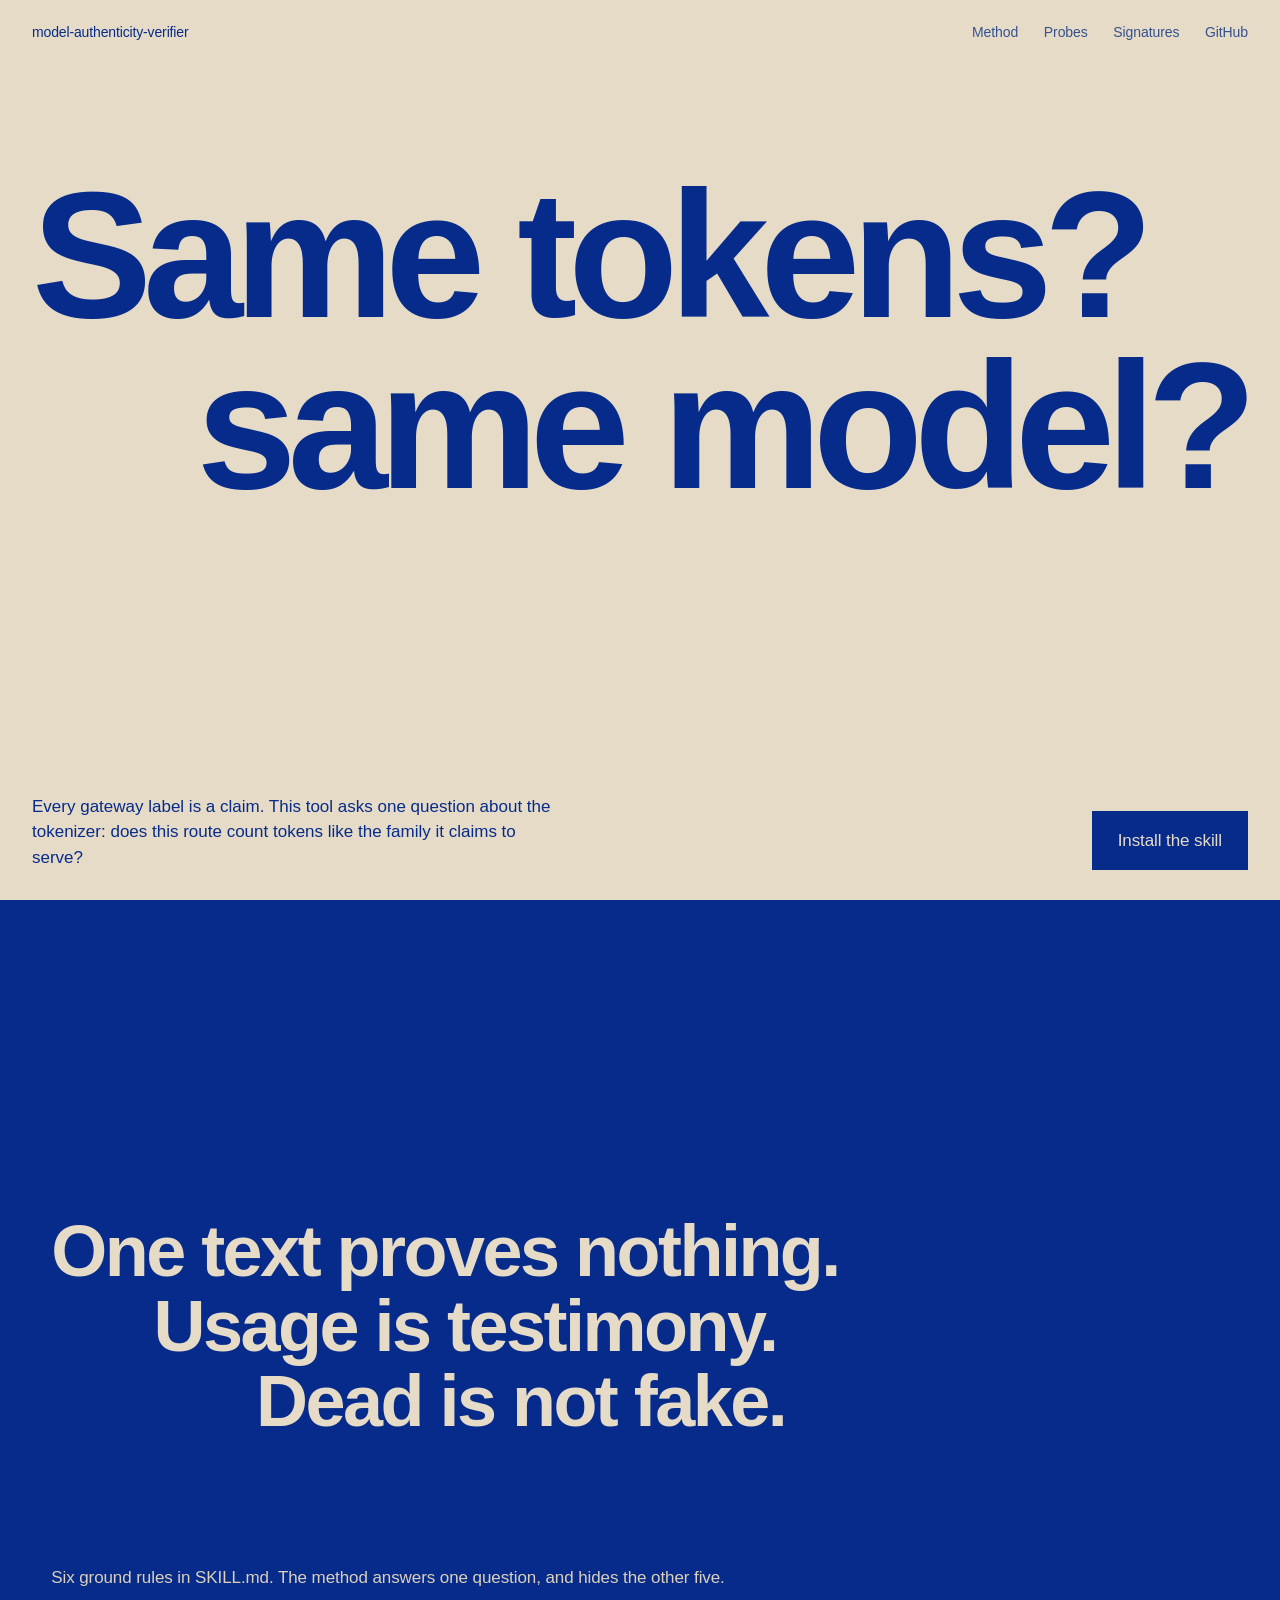
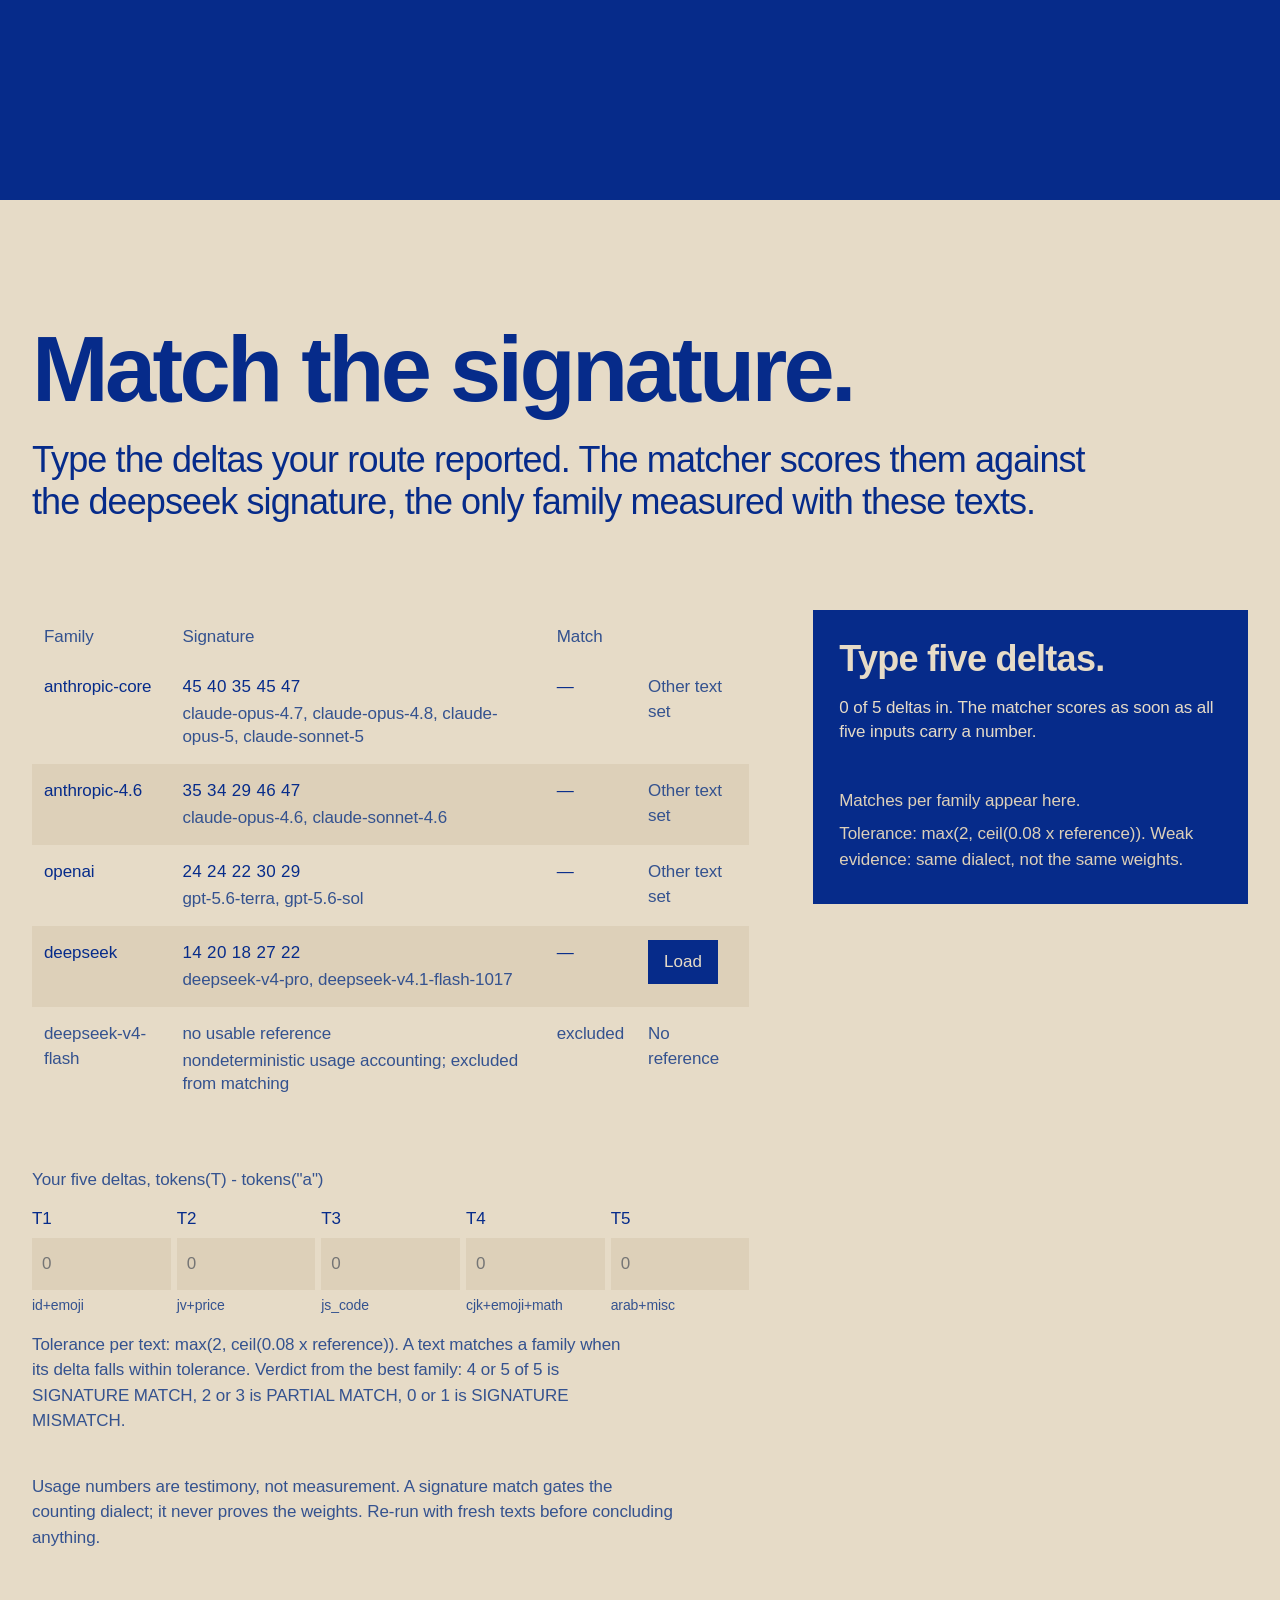
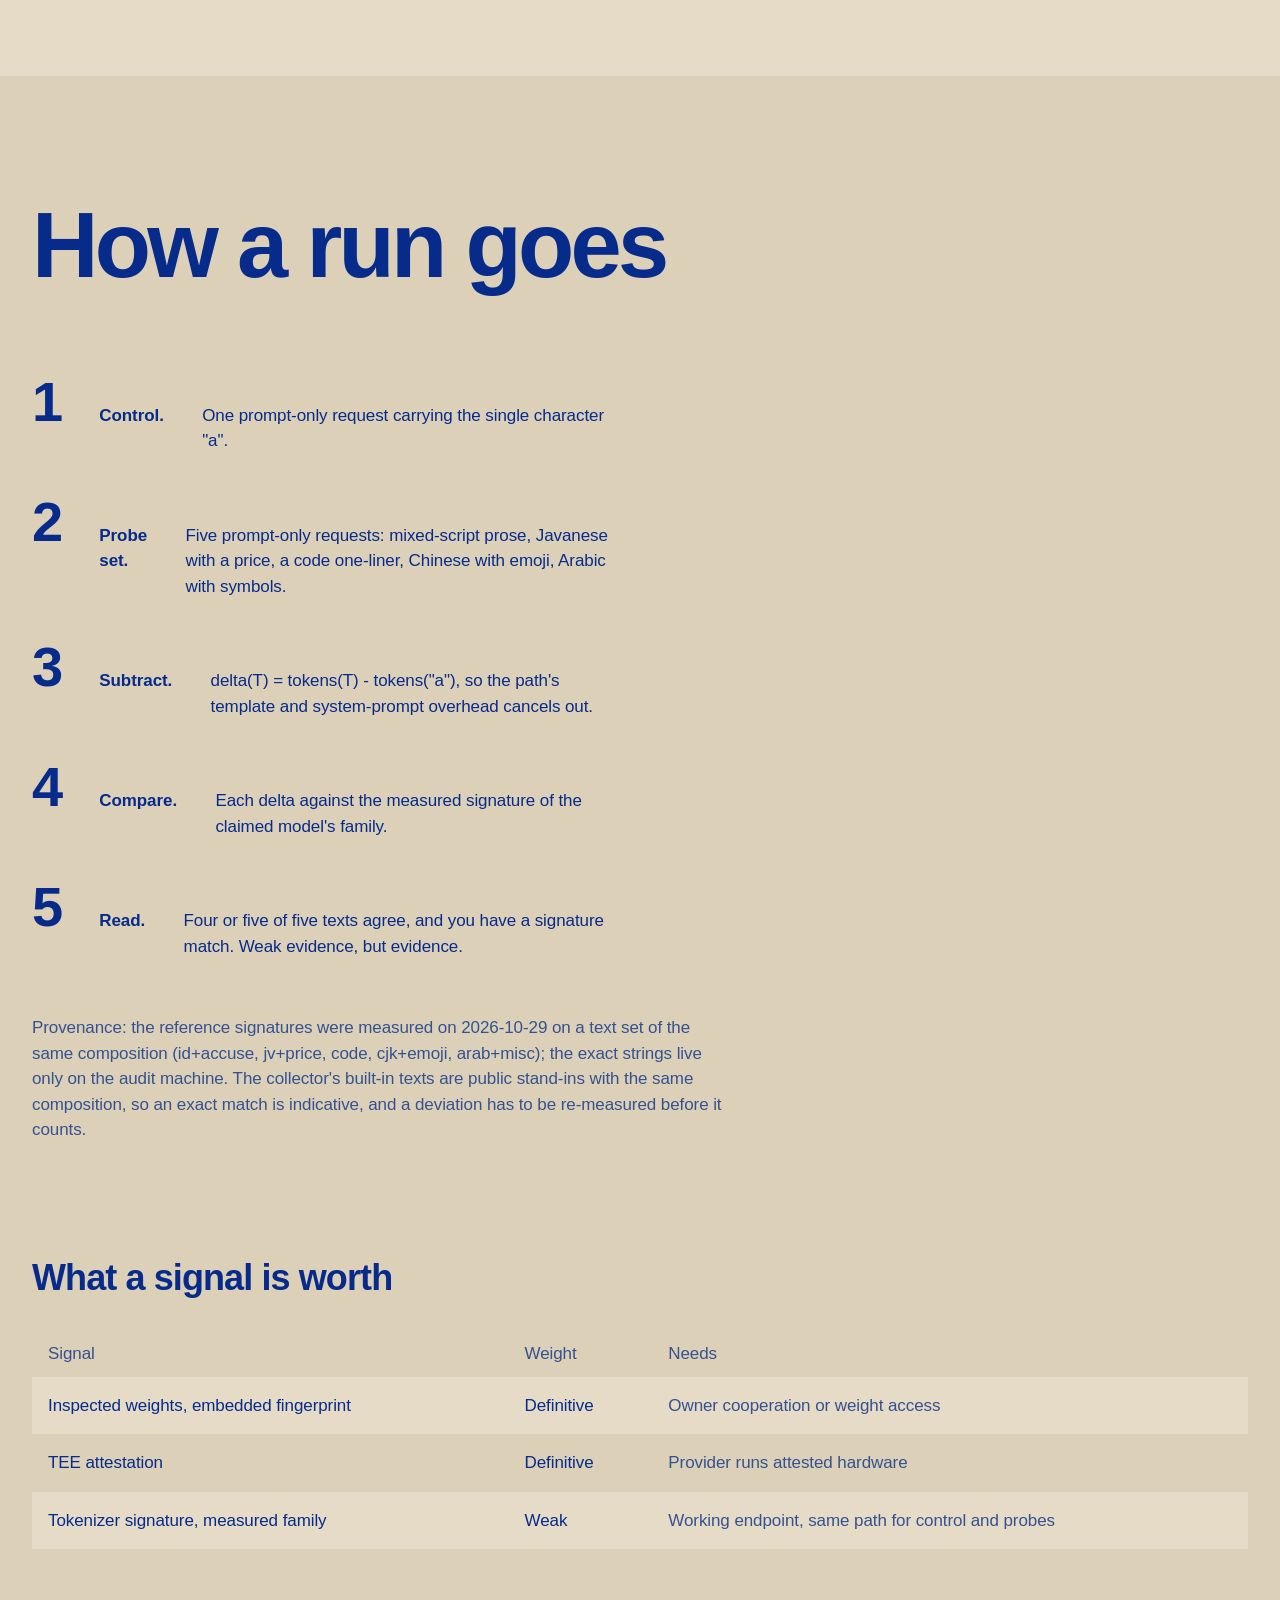
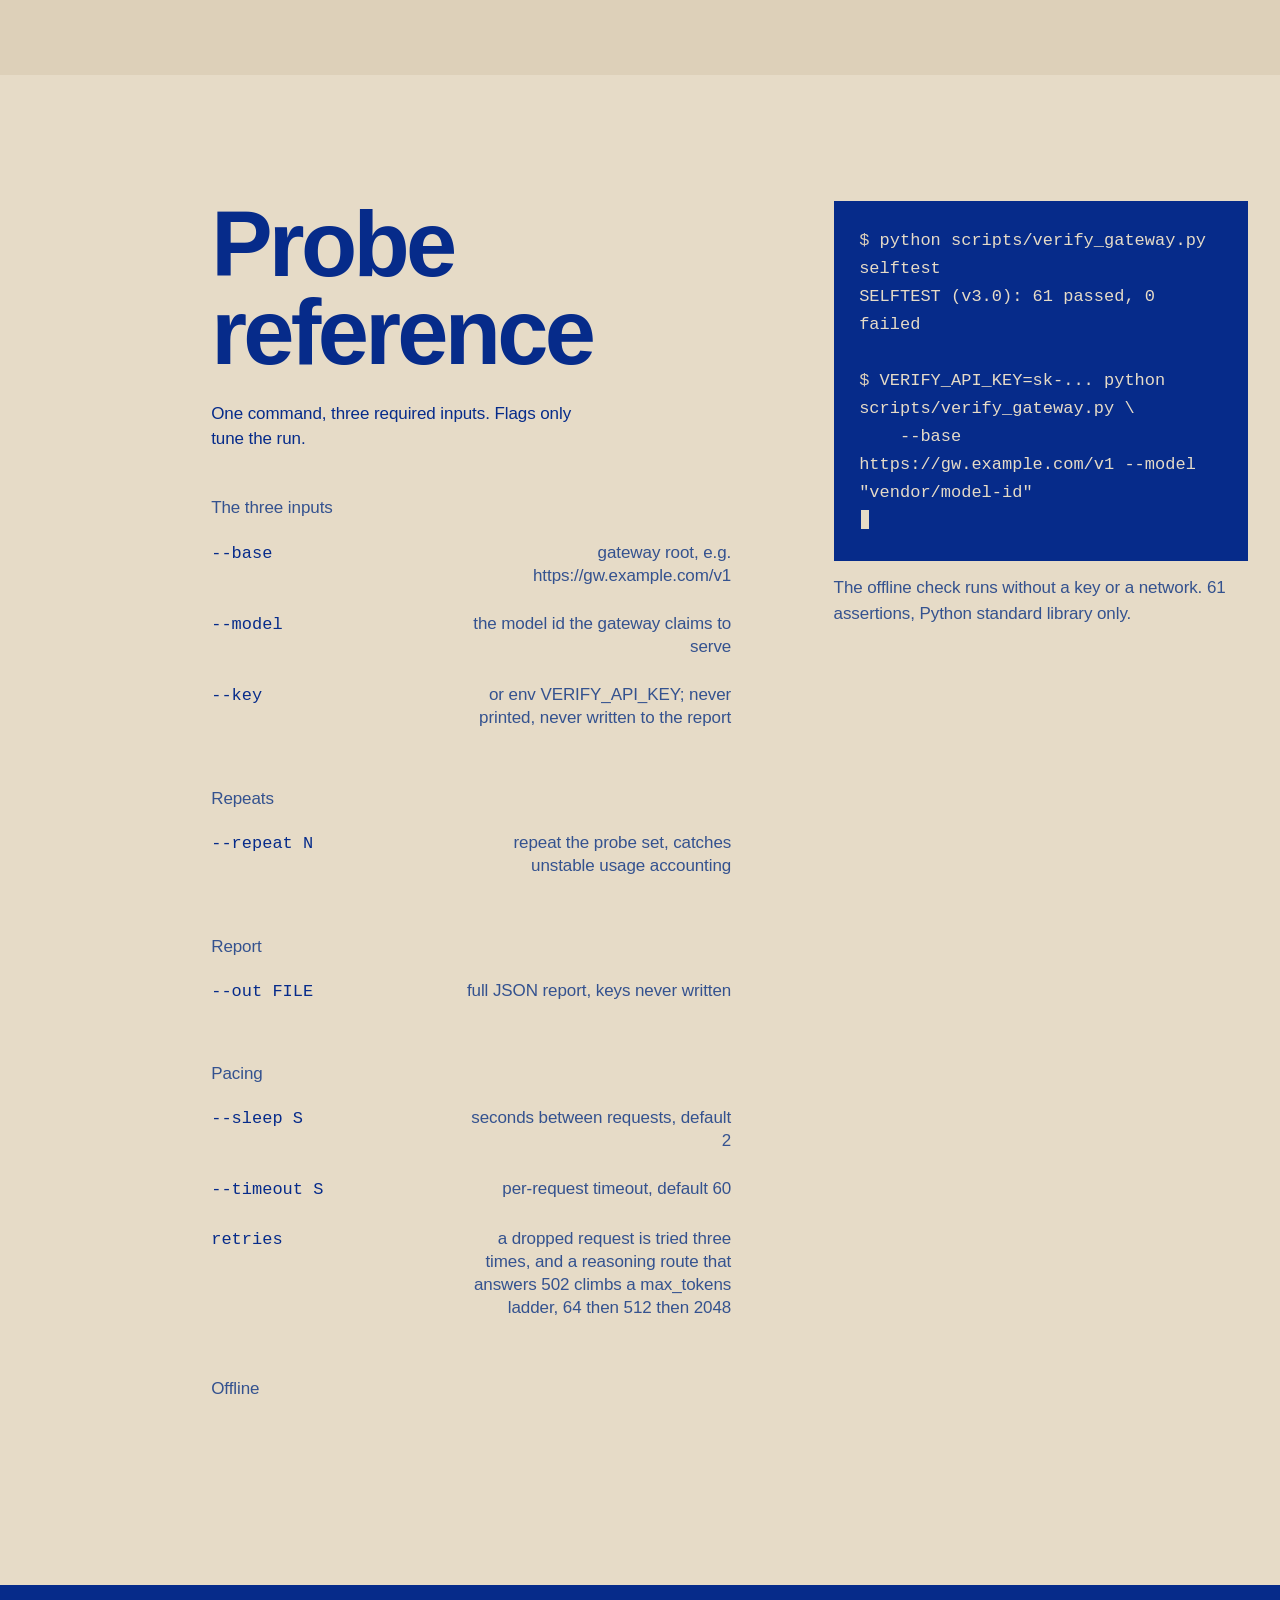
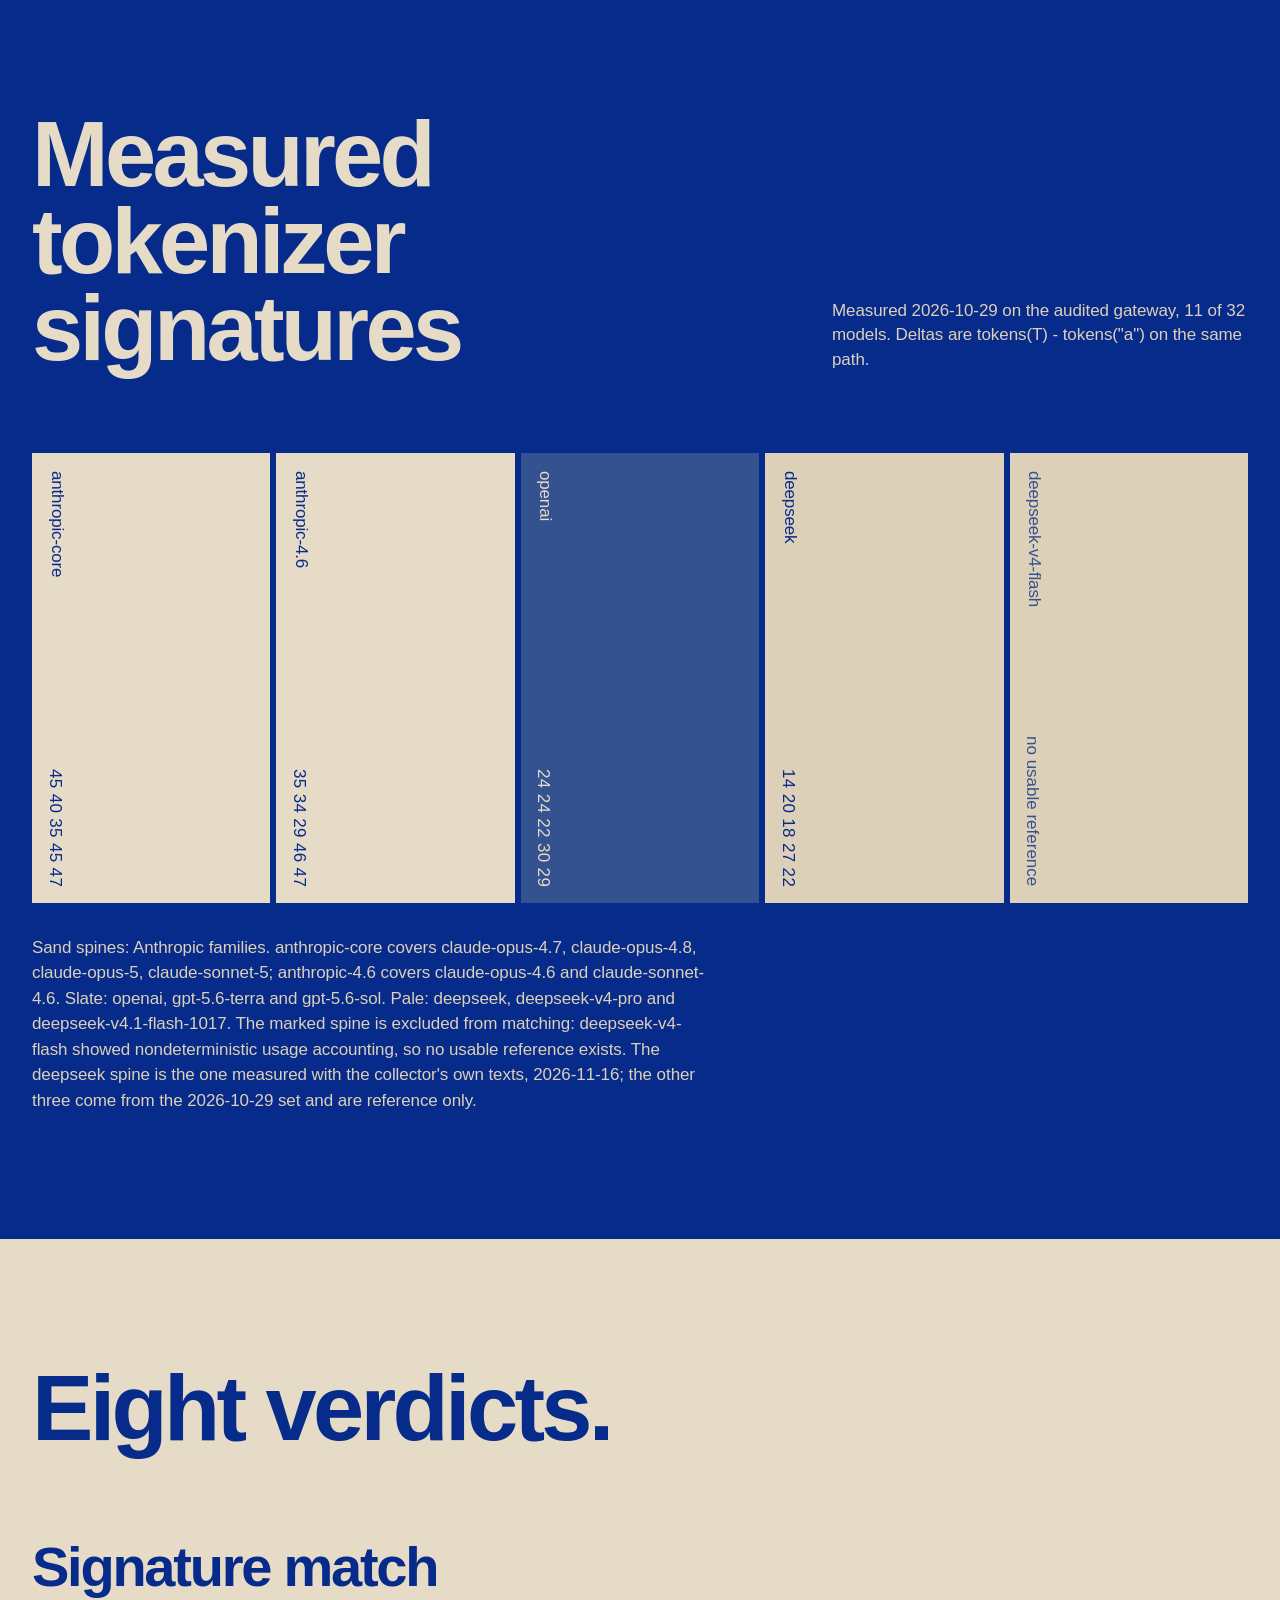
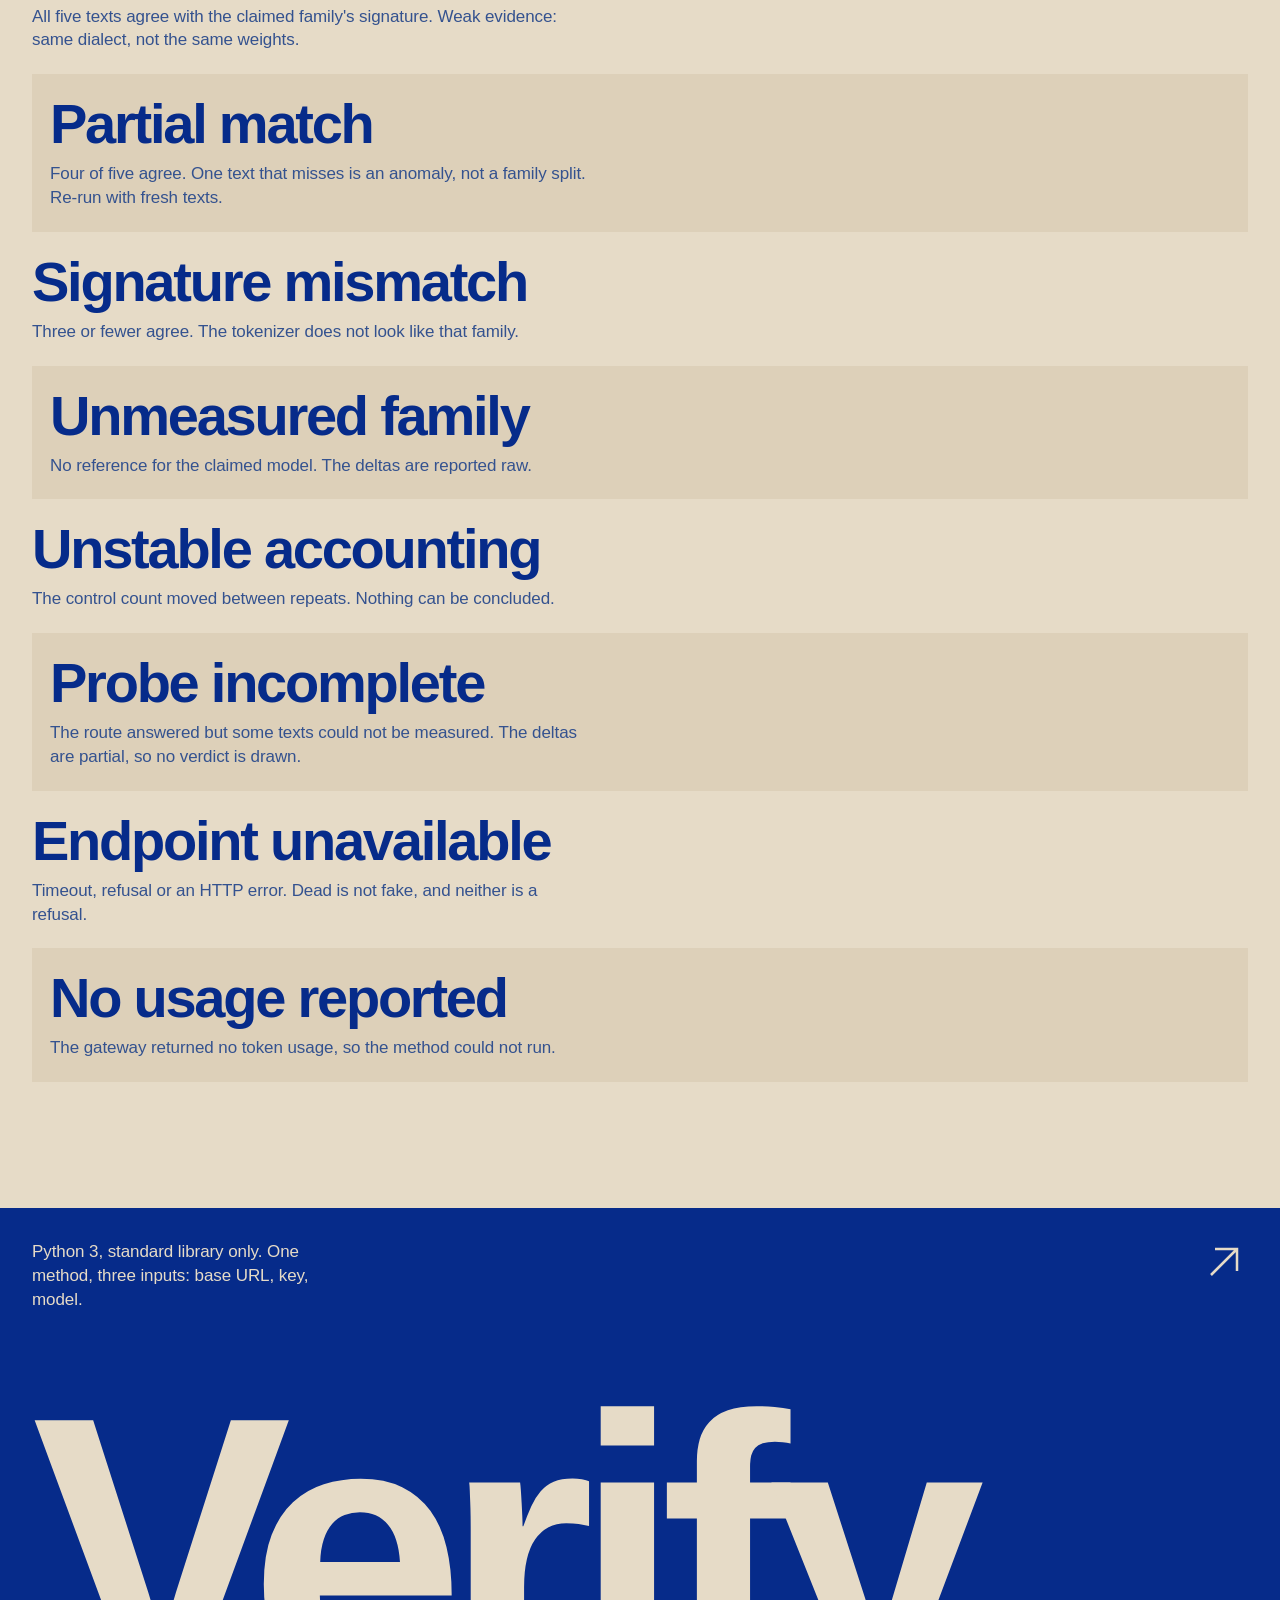
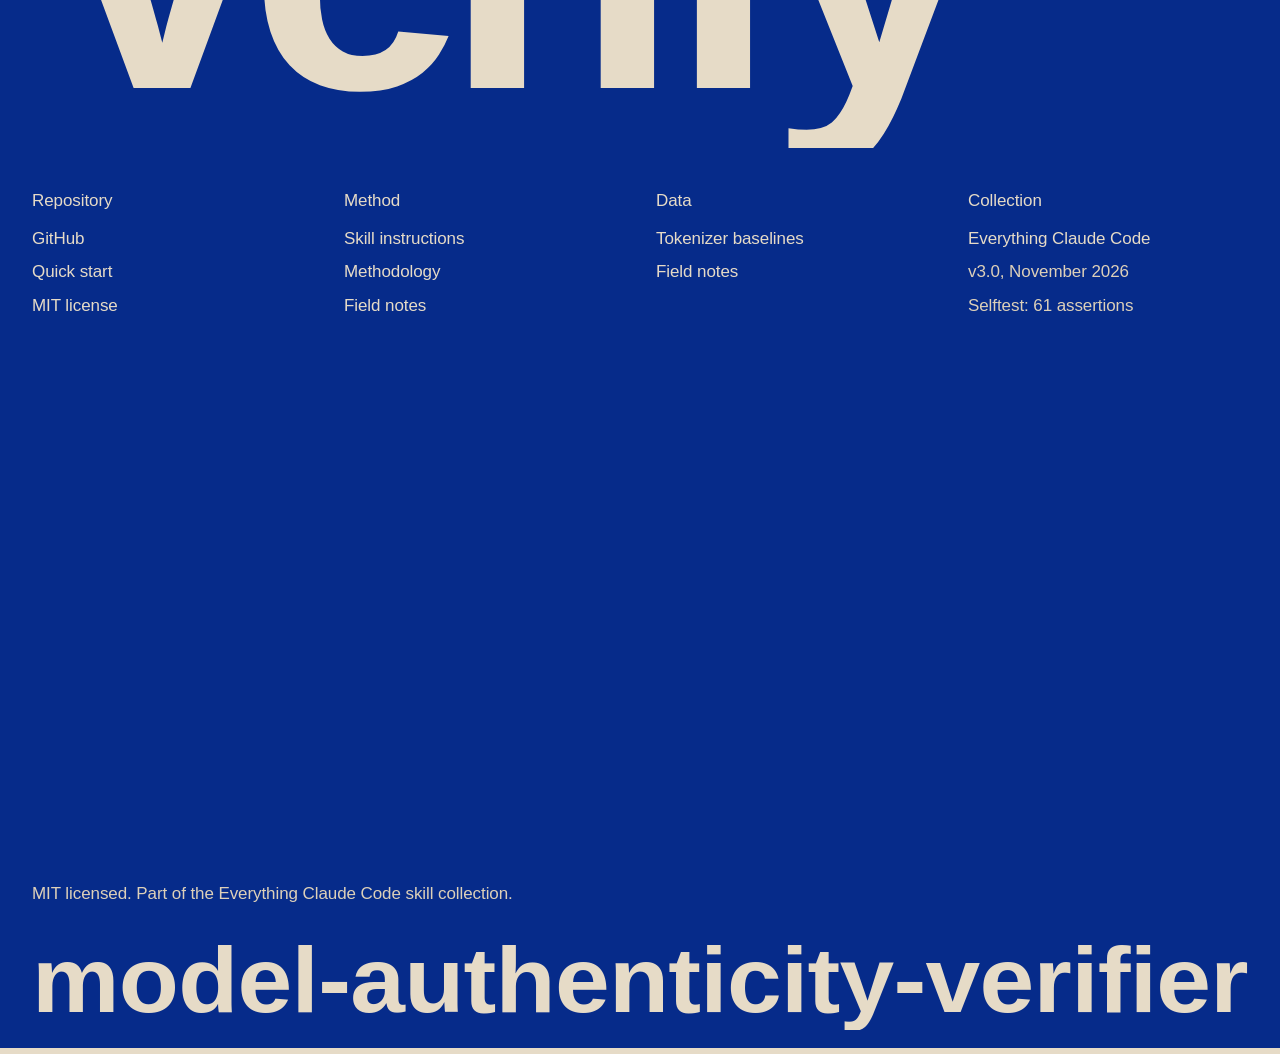
<file: docs/index.html>
<!DOCTYPE html>
<html lang="en" class="no-js">
<head>
<meta charset="utf-8">
<meta name="viewport" content="width=device-width, initial-scale=1">
<title>Model Authenticity Verifier — same tokens, same model?</title>
<meta name="description" content="One method, three inputs: base URL, API key, model id. An input-side tokenizer diff, compared against measured family signatures. Weak evidence, honestly reported.">
<meta name="color-scheme" content="light">
<meta property="og:type" content="website">
<meta property="og:title" content="Model Authenticity Verifier">
<meta property="og:description" content="Does this gateway tokenize like the family its label claims? One input-side diff against measured signatures, deltas reported raw, verdicts stated plainly.">
<meta property="og:url" content="https://snnn-011.github.io/model-authenticity-verifier/">
<meta name="twitter:card" content="summary">
<link rel="canonical" href="https://snnn-011.github.io/model-authenticity-verifier/">
<link rel="icon" href="favicon.svg" type="image/svg+xml">
<link rel="preconnect" href="https://api.fontshare.com">
<link rel="preconnect" href="https://cdn.fontshare.com" crossorigin>
<link href="https://api.fontshare.com/v2/css?f[]=switzer@400,500,600&display=swap" rel="stylesheet">
<link rel="stylesheet" href="style.css">
<script>document.documentElement.classList.replace('no-js','js');</script>
<script src="app.js" defer></script>
</head>
<body>
<div class="site">
  <section class="hero" aria-labelledby="hero-title">
    <header class="masthead">
      <a class="wordmark" href="#hero-title">model-authenticity-verifier</a>
      <nav class="mastnav" aria-label="Sections">
        <a href="#method">Method</a>
        <a href="#probes">Probes</a>
        <a href="#signatures">Signatures</a>
        <a href="https://github.com/SNNN-011/model-authenticity-verifier">GitHub</a>
      </nav>
    </header>

    <h1 id="hero-title" class="hero-title">
      <span class="hero-line line-a">Same tokens?</span>
      <span class="hero-line line-b">same model?</span>
    </h1>

    <div class="hero-foot">
      <p class="hero-say">Every gateway label is a claim. This tool asks one question about the tokenizer: does this route count tokens like the family it claims to serve?</p>
      <a class="button" href="https://github.com/SNNN-011/model-authenticity-verifier#quick-start">Install the skill</a>
    </div>
  </section>

  <section class="rules" aria-labelledby="rules-title">
    <h2 id="rules-title" class="visually-hidden">Ground rules</h2>
    <div class="stair">
      <p class="stair-line" style="--i:0">One text proves nothing.</p>
      <p class="stair-line" style="--i:1">Usage is testimony.</p>
      <p class="stair-line" style="--i:2">Dead is not fake.</p>
    </div>
    <p class="rules-note reveal">Six ground rules in SKILL.md. The method answers one question, and hides the other five.</p>
  </section>

  <section class="matcher" id="matcher" aria-labelledby="matcher-title">
    <div class="section-head">
      <h2 id="matcher-title" class="reveal">Match the signature.</h2>
      <p class="lede reveal">Type the deltas your route reported. The matcher scores them against the deepseek signature, the only family measured with these texts.</p>
    </div>

    <div class="matcher-grid">
      <form class="matcher-form" id="signature-form" data-ui>
        <table class="sig-table">
          <caption class="visually-hidden">Reference tokenizer signatures, deltas for texts T1 to T5. A text matches a family when its delta is within max(2, ceil(0.08 of the reference)) of the reference.</caption>
          <thead>
            <tr>
              <th scope="col">Family</th>
              <th scope="col">Signature</th>
              <th scope="col">Match</th>
              <th scope="col"><span class="visually-hidden">Load</span></th>
            </tr>
          </thead>
          <tbody>
            <tr>
              <td data-label="Family">anthropic-core</td>
              <td data-label="Signature"><span class="sig-nums">45 40 35 45 47</span><br><span class="sig-models">claude-opus-4.7, claude-opus-4.8, claude-opus-5, claude-sonnet-5</span></td>
              <td data-label="Match"><span class="sig-match" data-family="anthropic-core">&mdash;</span></td>
              <td data-label="Load"><span class="load-none">Other text set</span></td>
            </tr>
            <tr>
              <td data-label="Family">anthropic-4.6</td>
              <td data-label="Signature"><span class="sig-nums">35 34 29 46 47</span><br><span class="sig-models">claude-opus-4.6, claude-sonnet-4.6</span></td>
              <td data-label="Match"><span class="sig-match" data-family="anthropic-4.6">&mdash;</span></td>
              <td data-label="Load"><span class="load-none">Other text set</span></td>
            </tr>
            <tr>
              <td data-label="Family">openai</td>
              <td data-label="Signature"><span class="sig-nums">24 24 22 30 29</span><br><span class="sig-models">gpt-5.6-terra, gpt-5.6-sol</span></td>
              <td data-label="Match"><span class="sig-match" data-family="openai">&mdash;</span></td>
              <td data-label="Load"><span class="load-none">Other text set</span></td>
            </tr>
            <tr>
              <td data-label="Family">deepseek</td>
              <td data-label="Signature"><span class="sig-nums">14 20 18 27 22</span><br><span class="sig-models">deepseek-v4-pro, deepseek-v4.1-flash-1017</span></td>
              <td data-label="Match"><span class="sig-match" data-family="deepseek">&mdash;</span></td>
              <td data-label="Load"><button type="button" class="load-btn" data-load="14,20,18,27,22" aria-label="Load the deepseek signature 14 20 18 27 22 into the inputs">Load</button></td>
            </tr>
            <tr class="sig-excluded">
              <td data-label="Family">deepseek-v4-flash</td>
              <td data-label="Signature">no usable reference<br><span class="sig-models">nondeterministic usage accounting; excluded from matching</span></td>
              <td data-label="Match">excluded</td>
              <td data-label="Load"><span class="load-none">No reference</span></td>
            </tr>
          </tbody>
        </table>

        <fieldset class="delta-field">
          <legend class="delta-legend">Your five deltas, tokens(T) - tokens("a")</legend>
          <div class="delta-grid">
            <div class="delta-cell">
              <label for="d1">T1</label>
              <input type="number" id="d1" name="d1" inputmode="numeric" min="0" max="10000" step="1" placeholder="0">
              <span class="delta-name">id+emoji</span>
            </div>
            <div class="delta-cell">
              <label for="d2">T2</label>
              <input type="number" id="d2" name="d2" inputmode="numeric" min="0" max="10000" step="1" placeholder="0">
              <span class="delta-name">jv+price</span>
            </div>
            <div class="delta-cell">
              <label for="d3">T3</label>
              <input type="number" id="d3" name="d3" inputmode="numeric" min="0" max="10000" step="1" placeholder="0">
              <span class="delta-name">js_code</span>
            </div>
            <div class="delta-cell">
              <label for="d4">T4</label>
              <input type="number" id="d4" name="d4" inputmode="numeric" min="0" max="10000" step="1" placeholder="0">
              <span class="delta-name">cjk+emoji+math</span>
            </div>
            <div class="delta-cell">
              <label for="d5">T5</label>
              <input type="number" id="d5" name="d5" inputmode="numeric" min="0" max="10000" step="1" placeholder="0">
              <span class="delta-name">arab+misc</span>
            </div>
          </div>
        </fieldset>

        <p class="delta-rule">Tolerance per text: max(2, ceil(0.08 x reference)). A text matches a family when its delta falls within tolerance. Verdict from the best family: 4 or 5 of 5 is SIGNATURE MATCH, 2 or 3 is PARTIAL MATCH, 0 or 1 is SIGNATURE MISMATCH.</p>
      </form>

      <aside class="verdict" data-ui aria-labelledby="matcher-word" aria-live="polite" aria-atomic="true">
        <p class="verdict-word" id="matcher-word">Type five deltas.</p>
        <p class="verdict-say" id="matcher-say">The matcher scores each family as soon as all five inputs carry a number.</p>
        <p class="verdict-count" id="matcher-count">Matches per family appear here.</p>
        <p class="verdict-driver" id="matcher-driver">Tolerance: max(2, ceil(0.08 x reference)). Weak evidence: same dialect, not the same weights.</p>
      </aside>
    </div>

    <p class="fineprint reveal">Usage numbers are testimony, not measurement. A signature match gates the counting dialect; it never proves the weights. Re-run with fresh texts before concluding anything.</p>
    <noscript><p class="fineprint">The live matcher needs JavaScript. The table above carries the same data: the tolerance rule and the four signatures are all you need to score by hand.</p></noscript>
  </section>

  <section class="method" id="method" aria-labelledby="method-title">
    <h2 id="method-title" class="reveal">How a run goes</h2>

    <ol class="steps">
      <li class="reveal"><strong>Control.</strong> One prompt-only request carrying the single character "a".</li>
      <li class="reveal"><strong>Probe set.</strong> Five prompt-only requests: mixed-script prose, Javanese with a price, a code one-liner, Chinese with emoji, Arabic with symbols.</li>
      <li class="reveal"><strong>Subtract.</strong> delta(T) = tokens(T) - tokens("a"), so the path's template and system-prompt overhead cancels out.</li>
      <li class="reveal"><strong>Compare.</strong> Each delta against the measured signature of the claimed model's family.</li>
      <li class="reveal"><strong>Read.</strong> Four or five of five texts agree, and you have a signature match. Weak evidence, but evidence.</li>
    </ol>

    <p class="method-note reveal">Provenance: the reference signatures were measured on 2026-10-29 on a text set of the same composition (id+accuse, jv+price, code, cjk+emoji, arab+misc); the exact strings live only on the audit machine. The collector's built-in texts are public stand-ins with the same composition, so an exact match is indicative, and a deviation has to be re-measured before it counts.</p>

    <h3 id="strength-title" class="reveal">What a signal is worth</h3>
    <table class="strength" aria-labelledby="strength-title">
      <thead>
        <tr><th scope="col">Signal</th><th scope="col">Weight</th><th scope="col">Needs</th></tr>
      </thead>
      <tbody>
        <tr><td data-label="Signal">Inspected weights, embedded fingerprint</td><td data-label="Weight">Definitive</td><td data-label="Needs">Owner cooperation or weight access</td></tr>
        <tr><td data-label="Signal">TEE attestation</td><td data-label="Weight">Definitive</td><td data-label="Needs">Provider runs attested hardware</td></tr>
        <tr><td data-label="Signal">Tokenizer signature, measured family</td><td data-label="Weight">Weak</td><td data-label="Needs">Working endpoint, same path for control and probes</td></tr>
      </tbody>
    </table>
  </section>

  <section class="probes" id="probes" aria-labelledby="probes-title">
    <div class="probe-col">
      <h2 id="probes-title" class="reveal">Probe reference</h2>
      <p class="probe-intro reveal">One command, three required inputs. Flags only tune the run.</p>

      <p class="probe-group reveal">The three inputs</p>
      <ul class="probe-list">
        <li class="reveal"><code>--base</code><span>gateway root, e.g. https://gw.example.com/v1</span></li>
        <li class="reveal"><code>--model</code><span>the model id the gateway claims to serve</span></li>
        <li class="reveal"><code>--key</code><span>or env VERIFY_API_KEY; never printed, never written to the report</span></li>
      </ul>

      <p class="probe-group reveal">Repeats</p>
      <ul class="probe-list">
        <li class="reveal"><code>--repeat N</code><span>repeat the probe set, catches unstable usage accounting</span></li>
      </ul>

      <p class="probe-group reveal">Report</p>
      <ul class="probe-list">
        <li class="reveal"><code>--out FILE</code><span>full JSON report, keys never written</span></li>
      </ul>

      <p class="probe-group reveal">Pacing</p>
      <ul class="probe-list">
        <li class="reveal"><code>--sleep S</code><span>seconds between requests, default 2</span></li>
        <li class="reveal"><code>--timeout S</code><span>per-request timeout, default 60</span></li>
        <li class="reveal"><code>retries</code><span>a dropped request is tried three times, and a reasoning route that answers 502 climbs a max_tokens ladder, 64 then 512 then 2048</span></li>
      </ul>

      <p class="probe-group reveal">Offline</p>
      <ul class="probe-list">
        <li class="reveal"><code>selftest</code><span>offline check, no key, no network</span></li>
      </ul>
    </div>

    <figure class="terminal reveal" data-ui>
      <pre><code><span class="t-prompt">$</span> python scripts/verify_gateway.py selftest
SELFTEST (v3.0): 61 passed, 0 failed

<span class="t-prompt">$</span> VERIFY_API_KEY=sk-... python scripts/verify_gateway.py \
    --base https://gw.example.com/v1 --model "vendor/model-id"
<span class="caret" aria-hidden="true"></span></code></pre>
      <figcaption>The offline check runs without a key or a network. 61 assertions, Python standard library only.</figcaption>
    </figure>
  </section>

  <section class="signatures" id="signatures" aria-labelledby="signatures-title">
    <div class="shelf-head">
      <h2 id="signatures-title" class="reveal">Measured tokenizer signatures</h2>
      <p class="shelf-note reveal">Measured 2026-10-29 on the audited gateway, 11 of 32 models. Deltas are tokens(T) - tokens("a") on the same path.</p>
    </div>

    <ul class="shelf reveal" data-ui aria-label="Family signatures measured on the audited gateway">
      <li class="spine fam-anthropic"><a href="https://github.com/SNNN-011/model-authenticity-verifier/blob/main/references/tokenizer-baselines-2026-10.md"><span class="spine-name">anthropic-core</span><span class="spine-delta">45 40 35 45 47</span></a></li>
      <li class="spine fam-anthropic"><a href="https://github.com/SNNN-011/model-authenticity-verifier/blob/main/references/tokenizer-baselines-2026-10.md"><span class="spine-name">anthropic-4.6</span><span class="spine-delta">35 34 29 46 47</span></a></li>
      <li class="spine fam-openai"><a href="https://github.com/SNNN-011/model-authenticity-verifier/blob/main/references/tokenizer-baselines-2026-10.md"><span class="spine-name">openai</span><span class="spine-delta">24 24 22 30 29</span></a></li>
      <li class="spine fam-deepseek"><a href="https://github.com/SNNN-011/model-authenticity-verifier/blob/main/references/tokenizer-baselines-2026-10.md"><span class="spine-name">deepseek</span><span class="spine-delta">14 20 18 27 22</span></a></li>
      <li class="spine fam-excluded"><a href="https://github.com/SNNN-011/model-authenticity-verifier/blob/main/references/tokenizer-baselines-2026-10.md"><span class="spine-name">deepseek-v4-flash</span><span class="spine-delta spine-anomaly">no usable reference</span></a></li>
    </ul>

    <p class="shelf-legend reveal">Sand spines: Anthropic families. anthropic-core covers claude-opus-4.7, claude-opus-4.8, claude-opus-5, claude-sonnet-5; anthropic-4.6 covers claude-opus-4.6 and claude-sonnet-4.6. Slate: openai, gpt-5.6-terra and gpt-5.6-sol. Pale: deepseek, deepseek-v4-pro and deepseek-v4.1-flash-1017. The marked spine is excluded from matching: deepseek-v4-flash showed nondeterministic usage accounting, so no usable reference exists. The deepseek spine is the one measured with the collector's own texts, 2026-11-16; the other three come from the 2026-10-29 set and are reference only.</p>
  </section>

  <section class="verdicts" aria-labelledby="verdicts-title">
    <h2 id="verdicts-title" class="reveal">Eight verdicts.</h2>
    <dl class="verdict-list">
      <div class="verdict-row reveal"><dt>Signature match</dt><dd>All five texts agree with the claimed family's signature. Weak evidence: same dialect, not the same weights.</dd></div>
      <div class="verdict-row reveal"><dt>Partial match</dt><dd>Four of five agree. One text that misses is an anomaly, not a family split. Re-run with fresh texts.</dd></div>
      <div class="verdict-row reveal"><dt>Signature mismatch</dt><dd>Three or fewer agree. The tokenizer does not look like that family.</dd></div>
      <div class="verdict-row reveal"><dt>Unmeasured family</dt><dd>No reference for the claimed model. The deltas are reported raw.</dd></div>
      <div class="verdict-row reveal"><dt>Unstable accounting</dt><dd>The control count moved between repeats. Nothing can be concluded.</dd></div>
      <div class="verdict-row reveal"><dt>Probe incomplete</dt><dd>The route answered but some texts could not be measured. The deltas are partial, so no verdict is drawn.</dd></div>
      <div class="verdict-row reveal"><dt>Endpoint unavailable</dt><dd>Timeout, refusal or an HTTP error. Dead is not fake, and neither is a refusal.</dd></div>
      <div class="verdict-row reveal"><dt>No usage reported</dt><dd>The gateway returned no token usage, so the method could not run.</dd></div>
    </dl>
  </section>

  <a class="cta" href="https://github.com/SNNN-011/model-authenticity-verifier">
    <span class="cta-note">Python 3, standard library only. One method, three inputs: base URL, key, model.</span>
    <svg class="cta-arrow" width="48" height="48" viewBox="0 0 48 48" aria-hidden="true" focusable="false"><path d="M11 37 37 11M15 11h22v22" fill="none" stroke="currentColor" stroke-width="2.5"/></svg>
    <span class="cta-word">Verify</span>
  </a>
</div>

<footer class="foot" aria-label="Site footer">
  <div class="foot-cols">
    <div class="foot-col">
      <p>Repository</p>
      <ul>
        <li><a href="https://github.com/SNNN-011/model-authenticity-verifier">GitHub</a></li>
        <li><a href="https://github.com/SNNN-011/model-authenticity-verifier#quick-start">Quick start</a></li>
        <li><a href="https://github.com/SNNN-011/model-authenticity-verifier/blob/main/LICENSE">MIT license</a></li>
      </ul>
    </div>
    <div class="foot-col">
      <p>Method</p>
      <ul>
        <li><a href="https://github.com/SNNN-011/model-authenticity-verifier/blob/main/SKILL.md">Skill instructions</a></li>
        <li><a href="https://github.com/SNNN-011/model-authenticity-verifier/blob/main/references/methodology.md">Methodology</a></li>
        <li><a href="https://github.com/SNNN-011/model-authenticity-verifier/blob/main/references/field-notes-2026-10.md">Field notes</a></li>
      </ul>
    </div>
    <div class="foot-col">
      <p>Data</p>
      <ul>
        <li><a href="https://github.com/SNNN-011/model-authenticity-verifier/blob/main/references/tokenizer-baselines-2026-10.md">Tokenizer baselines</a></li>
        <li><a href="https://github.com/SNNN-011/model-authenticity-verifier/blob/main/references/field-notes-2026-10.md">Field notes</a></li>
      </ul>
    </div>
    <div class="foot-col">
      <p>Collection</p>
      <ul>
        <li><a href="https://github.com/affaan-m/ECC">Everything Claude Code</a></li>
        <li><span>v3.0, November 2026</span></li>
        <li><span>Selftest: 61 assertions</span></li>
      </ul>
    </div>
  </div>

  <div class="foot-close">
    <p class="foot-legal">MIT licensed. Part of the Everything Claude Code skill collection.</p>
    <svg class="foot-mark" viewBox="0 0 1200 110" role="img" aria-label="Model Authenticity Verifier">
      <text x="0" y="92" textLength="1200" lengthAdjust="spacingAndGlyphs">model-authenticity-verifier</text>
    </svg>
  </div>
</footer>
</body>
</html>
</file>
<file: docs/style.css>
/* Tokens: one ground, one ink, one accent, four tones. */
:root {
  --bg: #e6dbc7;
  --surface: #ddd0b9;
  --ink: #062b8a;
  --muted: #34528f;

  --display: 180px;
  --head: 92px;
  --statement: 36px;
  --body: 1.0625rem;
  --small: 1.0625rem;

  --margin: clamp(16px, 2.5vw, 40px);
  --section: clamp(96px, 14vh, 200px);
  --ease: cubic-bezier(0.16, 1, 0.3, 1);

  --font: "Switzer", "Helvetica Neue", Helvetica, Arial, sans-serif;
}

* { box-sizing: border-box; }

html { scroll-behavior: smooth; }

body {
  margin: 0;
  background: var(--bg);
  color: var(--ink);
  font-family: var(--font);
  font-size: var(--body);
  line-height: 1.5;
  letter-spacing: -0.005em;
  -webkit-font-smoothing: antialiased;
  text-rendering: optimizeLegibility;
}

::selection { background: var(--ink); color: var(--bg); }

a { color: inherit; }

a:focus-visible,
input:focus-visible {
  outline: 2px solid var(--ink);
  outline-offset: 3px;
}

p { margin: 0; }

h1, h2, h3 { font-weight: 600; }

.visually-hidden {
  position: absolute;
  width: 1px;
  height: 1px;
  margin: -1px;
  padding: 0;
  overflow: hidden;
  clip-path: inset(50%);
  white-space: nowrap;
}

code {
  font-family: monospace;
  font-size: 0.92em;
  letter-spacing: 0;
}

/* ---------- hero ---------- */

.hero {
  min-height: 100svh;
  display: flex;
  flex-direction: column;
  padding: 22px var(--margin) 30px;
  background: var(--bg);
}

.masthead {
  display: flex;
  justify-content: space-between;
  align-items: baseline;
  gap: 24px;
  font-size: 14px;
}

.wordmark {
  font-weight: 500;
  text-decoration: none;
  letter-spacing: -0.01em;
  white-space: nowrap;
}

.wordmark:hover { color: var(--muted); }

.mastnav {
  display: flex;
  gap: clamp(14px, 2vw, 28px);
}

.mastnav a {
  text-decoration: none;
  color: var(--muted);
}

.mastnav a:hover { color: var(--ink); }

.hero-title {
  margin: clamp(64px, 14vh, 180px) 0 0;
  font-size: var(--display);
  line-height: 0.95;
  letter-spacing: -0.05em;
  font-weight: 600;
}

.hero-line { display: block; }

.line-b { text-align: right; }

.hero-foot {
  margin-top: auto;
  padding-top: 40px;
  display: flex;
  justify-content: space-between;
  align-items: flex-end;
  gap: 40px;
}

.hero-say {
  font-size: var(--body);
  line-height: 1.5;
  letter-spacing: 0;
  max-width: 56ch;
}

.button {
  display: inline-block;
  flex: none;
  background: var(--ink);
  color: var(--bg);
  text-decoration: none;
  padding: 17px 26px;
  font-size: 17px;
  font-weight: 500;
  transition: background-color 160ms var(--ease), color 160ms var(--ease);
}

.button:hover {
  background: var(--muted);
  color: var(--bg);
}

/* ---------- motion ---------- */

.js .hero-line {
  opacity: 0;
  transform: translateY(0.14em);
  animation: rise 0.9s var(--ease) forwards;
}

.js .line-a { animation-delay: 0.12s; }
.js .line-b { animation-delay: 0.24s; }

.js .hero-say,
.js .hero-foot .button {
  opacity: 0;
  animation: rise 0.8s var(--ease) 0.5s forwards;
}

.js .hero-foot .button { animation-delay: 0.6s; }

@keyframes rise {
  from { opacity: 0; transform: translateY(0.14em); }
  to { opacity: 1; transform: translateY(0); }
}

.js .reveal {
  opacity: 0;
  transform: translateY(26px);
  transition: opacity 0.7s var(--ease), transform 0.7s var(--ease);
  transition-delay: var(--d, 0ms);
}

.js .reveal.is-in {
  opacity: 1;
  transform: translateY(0);
}

.js .stair-line {
  opacity: 0;
  transform: translateY(22px);
  transition: opacity 0.7s var(--ease), transform 0.7s var(--ease);
  transition-delay: calc(var(--i) * 90ms + 60ms);
}

.js .stair.is-in .stair-line {
  opacity: 1;
  transform: translateY(0);
}

/* ---------- staircase ---------- */

.rules {
  min-height: 100svh;
  display: flex;
  flex-direction: column;
  justify-content: center;
  padding: 16vh max(var(--margin), 4vw) 40px;
  background: var(--ink);
  color: var(--bg);
}

.stair {
  margin: 0;
}

.stair-line {
  margin: 0;
  font-size: 72px;
  line-height: 1.04;
  letter-spacing: -0.035em;
  font-weight: 600;
  padding-left: calc(var(--i) * 8vw);
}

.rules-note {
  margin-top: 14vh;
  font-size: var(--small);
  color: var(--surface);
}

/* ---------- section furniture ---------- */

.section-head { max-width: none; }

h2 {
  margin: 0 0 26px;
  font-size: var(--head);
  line-height: 0.95;
  letter-spacing: -0.04em;
}

.lede {
  font-size: var(--statement);
  line-height: 1.15;
  letter-spacing: -0.025em;
  max-width: 54ch;
}

h3 {
  margin: 0;
  font-size: var(--statement);
  line-height: 1.1;
  letter-spacing: -0.025em;
}

/* ---------- matcher ---------- */

.matcher {
  padding: var(--section) var(--margin);
  background: var(--bg);
}

.matcher .section-head { margin-bottom: clamp(48px, 7vw, 88px); }

.matcher-grid {
  display: grid;
  grid-template-columns: minmax(0, 1.65fr) minmax(280px, 1fr);
  gap: clamp(32px, 5vw, 80px);
  align-items: start;
}

.sig-table {
  width: 100%;
  border-collapse: collapse;
  text-align: left;
}

.sig-table th,
.sig-table td {
  text-align: left;
  vertical-align: top;
  padding: 14px 12px;
}

.sig-table thead th {
  font-size: var(--small);
  font-weight: 500;
  color: var(--muted);
  padding-bottom: 10px;
}

.sig-table tbody tr:nth-child(even) td { background: var(--surface); }

.sig-table tr.sig-excluded td { color: var(--muted); }

.sig-nums {
  font-variant-numeric: tabular-nums;
  letter-spacing: 0.02em;
  white-space: nowrap;
}

.sig-models {
  display: inline-block;
  margin-top: 4px;
  font-size: 17px;
  line-height: 1.35;
  color: var(--muted);
}

.sig-match { font-variant-numeric: tabular-nums; }

.load-btn {
  display: inline-block;
  background: var(--ink);
  color: var(--bg);
  border: 0;
  padding: 12px 16px;
  font-family: var(--font);
  font-size: 17px;
  font-weight: 500;
  cursor: pointer;
  transition: background-color 160ms var(--ease), color 160ms var(--ease);
}

.load-btn:hover { background: var(--muted); color: var(--bg); }

.load-btn:active { background: var(--muted); transform: translateY(1px); }

.load-btn:focus-visible {
  outline: 2px solid var(--ink);
  outline-offset: 3px;
}

.load-none {
  font-size: 17px;
  color: var(--muted);
}

.delta-field {
  margin: clamp(36px, 5vw, 56px) 0 0;
  padding: 0;
  border: 0;
}

.delta-legend {
  padding: 0;
  font-size: 17px;
  color: var(--muted);
}

.delta-grid {
  display: grid;
  grid-template-columns: repeat(5, minmax(0, 1fr));
  gap: 6px;
  margin-top: 14px;
}

.delta-cell { display: flex; flex-direction: column; gap: 6px; }

.delta-cell label {
  font-size: 17px;
  font-weight: 500;
}

.delta-cell input {
  width: 100%;
  min-height: 52px;
  padding: 12px 10px;
  border: 0;
  background: var(--surface);
  color: var(--ink);
  font-family: var(--font);
  font-size: 17px;
  font-variant-numeric: tabular-nums;
}

.delta-cell input:focus-visible {
  outline: 2px solid var(--ink);
  outline-offset: 2px;
}

.delta-name {
  font-size: 14px;
  line-height: 1.3;
  color: var(--muted);
}

.delta-rule {
  margin-top: 18px;
  font-size: 17px;
  line-height: 1.5;
  color: var(--muted);
  max-width: 64ch;
}

.verdict {
  position: sticky;
  top: 24px;
  background: var(--ink);
  color: var(--bg);
  padding: 30px 26px 32px;
}

.verdict-word {
  font-size: var(--statement);
  line-height: 1.06;
  letter-spacing: -0.02em;
  font-weight: 600;
}

.verdict-say {
  margin-top: 18px;
  font-size: 17px;
  line-height: 1.4;
}

.verdict-count {
  margin-top: 26px;
  padding-top: 18px;
  font-size: var(--small);
  color: var(--surface);
  font-variant-numeric: tabular-nums;
}

.verdict-driver {
  margin-top: 8px;
  font-size: var(--small);
  color: var(--surface);
}

.verdict.is-new .verdict-word {
  animation: verdict-in 0.45s var(--ease);
}

@keyframes verdict-in {
  from { transform: translateY(6px); }
  to { transform: translateY(0); }
}

.fineprint {
  margin-top: 40px;
  font-size: var(--small);
  color: var(--muted);
  max-width: 68ch;
}

/* ---------- method ---------- */

.method {
  padding: var(--section) var(--margin);
  background: var(--surface);
}

.steps {
  list-style: none;
  margin: clamp(40px, 6vw, 64px) 0 0;
  padding: 0;
  counter-reset: step;
  max-width: 1100px;
}

.steps li {
  display: flex;
  gap: clamp(20px, 3vw, 44px);
  align-items: baseline;
  padding: 20px 0;
  counter-increment: step;
  font-size: 17px;
  line-height: 1.5;
  max-width: 62ch;
}

.steps li::before {
  content: counter(step);
  font-size: 56px;
  line-height: 1;
  letter-spacing: -0.04em;
  font-weight: 600;
  color: var(--ink);
  font-variant-numeric: tabular-nums;
  flex: none;
}

.steps li strong { font-weight: 600; }

.method-note {
  margin-top: 36px;
  font-size: 17px;
  line-height: 1.5;
  color: var(--muted);
  max-width: 74ch;
}

.method h3 { margin-top: clamp(72px, 9vw, 120px); }

.strength {
  width: 100%;
  margin-top: 28px;
  border-collapse: collapse;
  text-align: left;
}

.strength th,
.strength td {
  text-align: left;
  vertical-align: top;
  padding: 16px 16px;
}

.strength thead th {
  font-size: var(--small);
  font-weight: 500;
  color: var(--muted);
  padding-bottom: 10px;
}

.strength tbody tr:nth-child(odd) td { background: var(--bg); }

.strength td:first-child {
  font-size: 17px;
  font-weight: 500;
}

.strength td:nth-child(2) { font-size: var(--body); white-space: nowrap; }

.strength td:last-child { font-size: var(--small); color: var(--muted); }

/* ---------- probes ---------- */

.probes {
  display: grid;
  grid-template-columns: minmax(0, 520px) minmax(0, 1fr);
  gap: clamp(48px, 8vw, 140px);
  align-items: start;
  padding: var(--section) var(--margin);
  margin-left: clamp(0px, 14vw, 200px);
  background: var(--bg);
}

.probe-intro {
  font-size: 17px;
  line-height: 1.45;
  margin-top: 24px;
  max-width: 42ch;
}

.probe-group {
  margin-top: 44px;
  font-size: 17px;
  color: var(--muted);
}

.probe-list {
  list-style: none;
  margin: 8px 0 0;
  padding: 0;
}

.probe-list li {
  display: flex;
  justify-content: space-between;
  align-items: baseline;
  gap: 24px;
  padding: 12px 0;
}

.probe-list code {
  font-size: var(--body);
  color: var(--ink);
}

.probe-list span {
  font-size: 17px;
  line-height: 1.35;
  color: var(--muted);
  text-align: right;
  max-width: 28ch;
}

.terminal {
  margin: 0;
  align-self: start;
}

.terminal pre {
  margin: 0;
  background: var(--ink);
  color: var(--bg);
  padding: clamp(18px, 2vw, 26px);
  white-space: pre-wrap;
  overflow-wrap: break-word;
  font-family: monospace;
  font-size: 17px;
  line-height: 1.65;
}

.terminal code {
  font-family: inherit;
  font-size: inherit;
  letter-spacing: 0;
}

.terminal .t-prompt { color: var(--surface); }

.caret {
  display: inline-block;
  width: 8px;
  height: 1.1em;
  margin-left: 2px;
  vertical-align: -0.18em;
  background: var(--bg);
  animation: blink 1.1s steps(1) infinite;
}

@keyframes blink {
  0%, 50% { opacity: 1; }
  50.1%, 100% { opacity: 0; }
}

.terminal figcaption {
  margin-top: 14px;
  font-size: var(--small);
  color: var(--muted);
  max-width: 44ch;
}

/* ---------- signatures ---------- */

.signatures {
  padding: var(--section) var(--margin);
  background: var(--ink);
  color: var(--bg);
}

.shelf-head {
  display: grid;
  grid-template-columns: minmax(0, 1fr) minmax(0, 44ch);
  gap: clamp(32px, 6vw, 90px);
  align-items: end;
}

.signatures h2 { margin-bottom: 0; }

.shelf-note {
  font-size: 17px;
  line-height: 1.45;
  color: var(--surface);
}

.shelf {
  list-style: none;
  display: flex;
  gap: 6px;
  height: clamp(380px, 50vh, 480px);
  margin: clamp(48px, 7vw, 80px) 0 0;
  padding: 0;
}

.spine {
  flex: 1 1 0;
  min-width: 0;
  transition: transform 200ms var(--ease);
}

.spine a {
  position: relative;
  display: block;
  height: 100%;
  padding: 18px 12px;
  writing-mode: vertical-rl;
  text-decoration: none;
  color: inherit;
}

.spine-name {
  display: block;
  font-size: 17px;
  font-weight: 500;
  letter-spacing: -0.01em;
}

.spine-delta {
  position: absolute;
  bottom: 16px;
  right: 14px;
  font-size: 17px;
  letter-spacing: 0.02em;
  font-variant-numeric: tabular-nums;
  white-space: nowrap;
}

.spine-anomaly { letter-spacing: 0; }

.fam-anthropic { background: var(--bg); color: var(--ink); }
.fam-openai { background: var(--muted); color: var(--bg); }
.fam-deepseek { background: var(--surface); color: var(--ink); }
.fam-excluded { background: var(--surface); color: var(--muted); }

.spine:hover,
.spine:focus-within { transform: translateY(-10px); }

.spine a:focus-visible { outline-color: var(--bg); outline-offset: -6px; }

.shelf-legend {
  margin-top: 32px;
  font-size: var(--small);
  color: var(--surface);
  max-width: 72ch;
}

/* ---------- verdicts ---------- */

.verdicts {
  padding: var(--section) var(--margin);
  background: var(--bg);
}

.verdict-list { margin: clamp(40px, 6vw, 64px) 0 0; }

.verdict-row {
  display: grid;
  grid-template-columns: minmax(0, 1fr);
  gap: 10px;
  align-items: baseline;
  padding: 22px 0;
}

.verdict-row:nth-child(even) {
  background: var(--surface);
  padding-left: 18px;
  padding-right: 18px;
}

.verdict-row dt {
  font-size: 56px;
  line-height: 1;
  letter-spacing: -0.04em;
  font-weight: 600;
}

.verdict-row dd {
  margin: 0;
  font-size: var(--body);
  line-height: 1.4;
  color: var(--muted);
  max-width: 58ch;
}

/* ---------- cta ---------- */

.cta {
  position: relative;
  display: block;
  min-height: 60svh;
  padding: 32px var(--margin) 20px;
  background: var(--ink);
  color: var(--bg);
  text-decoration: none;
  overflow: hidden;
}

.cta:hover,
.cta:focus-visible {
  background: var(--bg);
  color: var(--ink);
}

.cta:focus-visible { outline-offset: -8px; }

.cta-note {
  display: block;
  font-size: 17px;
  line-height: 1.4;
  max-width: 32ch;
}

.cta-arrow {
  position: absolute;
  top: 30px;
  right: var(--margin);
}

.cta-word {
  position: absolute;
  left: var(--margin);
  bottom: 0;
  display: block;
  font-size: 389px;
  line-height: 1;
  letter-spacing: -0.055em;
  font-weight: 600;
}

/* ---------- footer ---------- */

.foot {
  min-height: 100svh;
  display: flex;
  flex-direction: column;
  padding: 40px var(--margin) 18px;
  background: var(--ink);
  color: var(--bg);
}

.foot-cols {
  display: grid;
  grid-template-columns: repeat(4, minmax(0, 1fr));
  gap: 32px;
}

.foot-col p {
  margin: 0 0 12px;
  font-size: 17px;
  font-weight: 500;
}

.foot-col ul {
  list-style: none;
  margin: 0;
  padding: 0;
  display: flex;
  flex-direction: column;
  gap: 8px;
  font-size: 17px;
}

.foot-col a { text-decoration: none; }

.foot-col a:hover { color: var(--surface); }

.foot-col span { color: var(--surface); }

.foot-col a:focus-visible { outline-color: var(--bg); }

.foot-close { margin-top: auto; }

.foot-legal {
  font-size: var(--small);
  color: var(--surface);
  margin-bottom: 12px;
}

.foot-mark {
  display: block;
  width: 100%;
  height: auto;
  fill: var(--bg);
  font-weight: 600;
  letter-spacing: -0.04em;
}

.foot-mark text { font-size: 92px; }

/* ---------- 404 ---------- */

.miss {
  min-height: 100svh;
  display: flex;
  flex-direction: column;
  justify-content: center;
  align-items: flex-start;
  gap: 30px;
  padding: 40px var(--margin);
  background: var(--bg);
}

.miss-word {
  font-size: var(--display);
  line-height: 0.95;
  letter-spacing: -0.05em;
  font-weight: 600;
}

.miss-say {
  font-size: var(--body);
  max-width: 52ch;
}

.miss .button { align-self: flex-start; }

/* ---------- tablet ---------- */

@media (max-width: 1200px) {
  :root {
    --display: 92px;
    --head: 72px;
  }

  .stair-line { font-size: 56px; }
  .cta-word { font-size: 180px; }

  .probes {
    grid-template-columns: minmax(0, 1fr);
    margin-left: 0;
  }

  .terminal { max-width: 560px; }

  .matcher-grid { grid-template-columns: minmax(0, 1fr); }

  .lede { font-size: 17px; line-height: 1.5; }

  .verdict { position: static; }

  .shelf-head { grid-template-columns: minmax(0, 1fr); gap: 24px; }
}

/* ---------- phone ---------- */

@media (max-width: 760px) {
  :root {
    --display: 56px;
    --head: 36px;
  }

  .stair-line { font-size: 36px; }
  .verdict-row dt { font-size: 24px; letter-spacing: -0.02em; }
  .verdict-word { font-size: 24px; letter-spacing: 0; }
  .cta-word { font-size: 92px; }

  .hero { padding-bottom: 24px; }

  .mastnav a:not(:last-child) { display: none; }

  .hero-foot {
    flex-direction: column;
    align-items: stretch;
    gap: 24px;
  }

  .hero-say { font-size: 17px; }

  .button { text-align: center; }

  .rules { padding-top: 15vh; }

  .rules-note { margin-top: 12vh; }

  .stair-line { padding-left: calc(var(--i) * 4vw); }

  .lede { font-size: var(--body); line-height: 1.5; max-width: 46ch; }

  .steps li::before { font-size: 36px; }

  .delta-grid { grid-template-columns: repeat(5, minmax(0, 1fr)); gap: 4px; }

  .delta-cell input { padding: 12px 4px; }

  .delta-name { font-size: 14px; overflow-wrap: anywhere; }

  .sig-table thead {
    position: absolute;
    clip-path: inset(50%);
  }

  .sig-table,
  .sig-table tbody,
  .sig-table tr,
  .sig-table td {
    display: block;
    width: 100%;
  }

  .sig-table tr { padding: 12px 0; }

  .sig-table tbody td {
    padding: 2px 0;
    background: transparent;
  }

  .sig-table tbody tr:nth-child(even) {
    padding-left: 0;
    padding-right: 0;
  }

  .sig-table tbody tr:nth-child(even) td { background: transparent; }

  .sig-table td[data-label]::before {
    content: attr(data-label) ": ";
    color: var(--muted);
    font-size: 14px;
  }

  .sig-table td[data-label="Load"]::before,
  .sig-table td[data-label="Match"]::before { content: none; }

  .load-btn { min-height: 44px; }

  .strength thead { display: none; }

  .strength tbody tr {
    display: block;
    padding: 14px 0;
  }

  .strength tbody tr:nth-child(odd) td { background: transparent; }

  .strength tbody tr:nth-child(odd) { background: transparent; }

  .strength td { display: block; padding: 2px 14px; }

  .strength td + td { margin-top: 6px; }

  .strength td::before {
    content: attr(data-label) ": ";
    color: var(--muted);
    font-size: 14px;
  }

  .strength td:nth-child(2) { white-space: normal; }

  .probe-list li {
    flex-direction: column;
    gap: 4px;
  }

  .probe-list span {
    text-align: left;
    max-width: 40ch;
  }

  .shelf {
    flex-wrap: wrap;
    height: auto;
    gap: 6px;
  }

  .spine { flex: 0 0 auto; }

  .spine a {
    writing-mode: horizontal-tb;
    display: flex;
    align-items: baseline;
    gap: 12px;
    height: auto;
    padding: 10px 12px;
  }

  .spine-delta { position: static; }

  .spine:hover,
  .spine:focus-within { transform: translateY(-4px); }

  .verdict-row {
    grid-template-columns: minmax(0, 1fr);
    gap: 8px;
    padding: 18px 0;
  }

  .verdict-row:nth-child(even) { padding-left: 0; padding-right: 0; background: transparent; }

  .cta { min-height: 46svh; }

  .cta-note { font-size: var(--body); max-width: 26ch; }

  .cta-arrow { width: 32px; height: 32px; }

  .foot-cols { grid-template-columns: repeat(2, minmax(0, 1fr)); gap: 28px; }

  .foot { padding-top: 32px; }
}

/* ---------- reduced motion ---------- */

@media (prefers-reduced-motion: reduce) {
  html { scroll-behavior: auto; }

  .js .hero-line,
  .js .hero-say,
  .js .hero-foot .button {
    opacity: 1;
    transform: none;
    animation: none;
  }

  .js .reveal,
  .js .stair-line {
    opacity: 1;
    transform: none;
    transition: none;
  }

  .caret { animation: none; }

  .spine { transition: none; }
}
</file>
